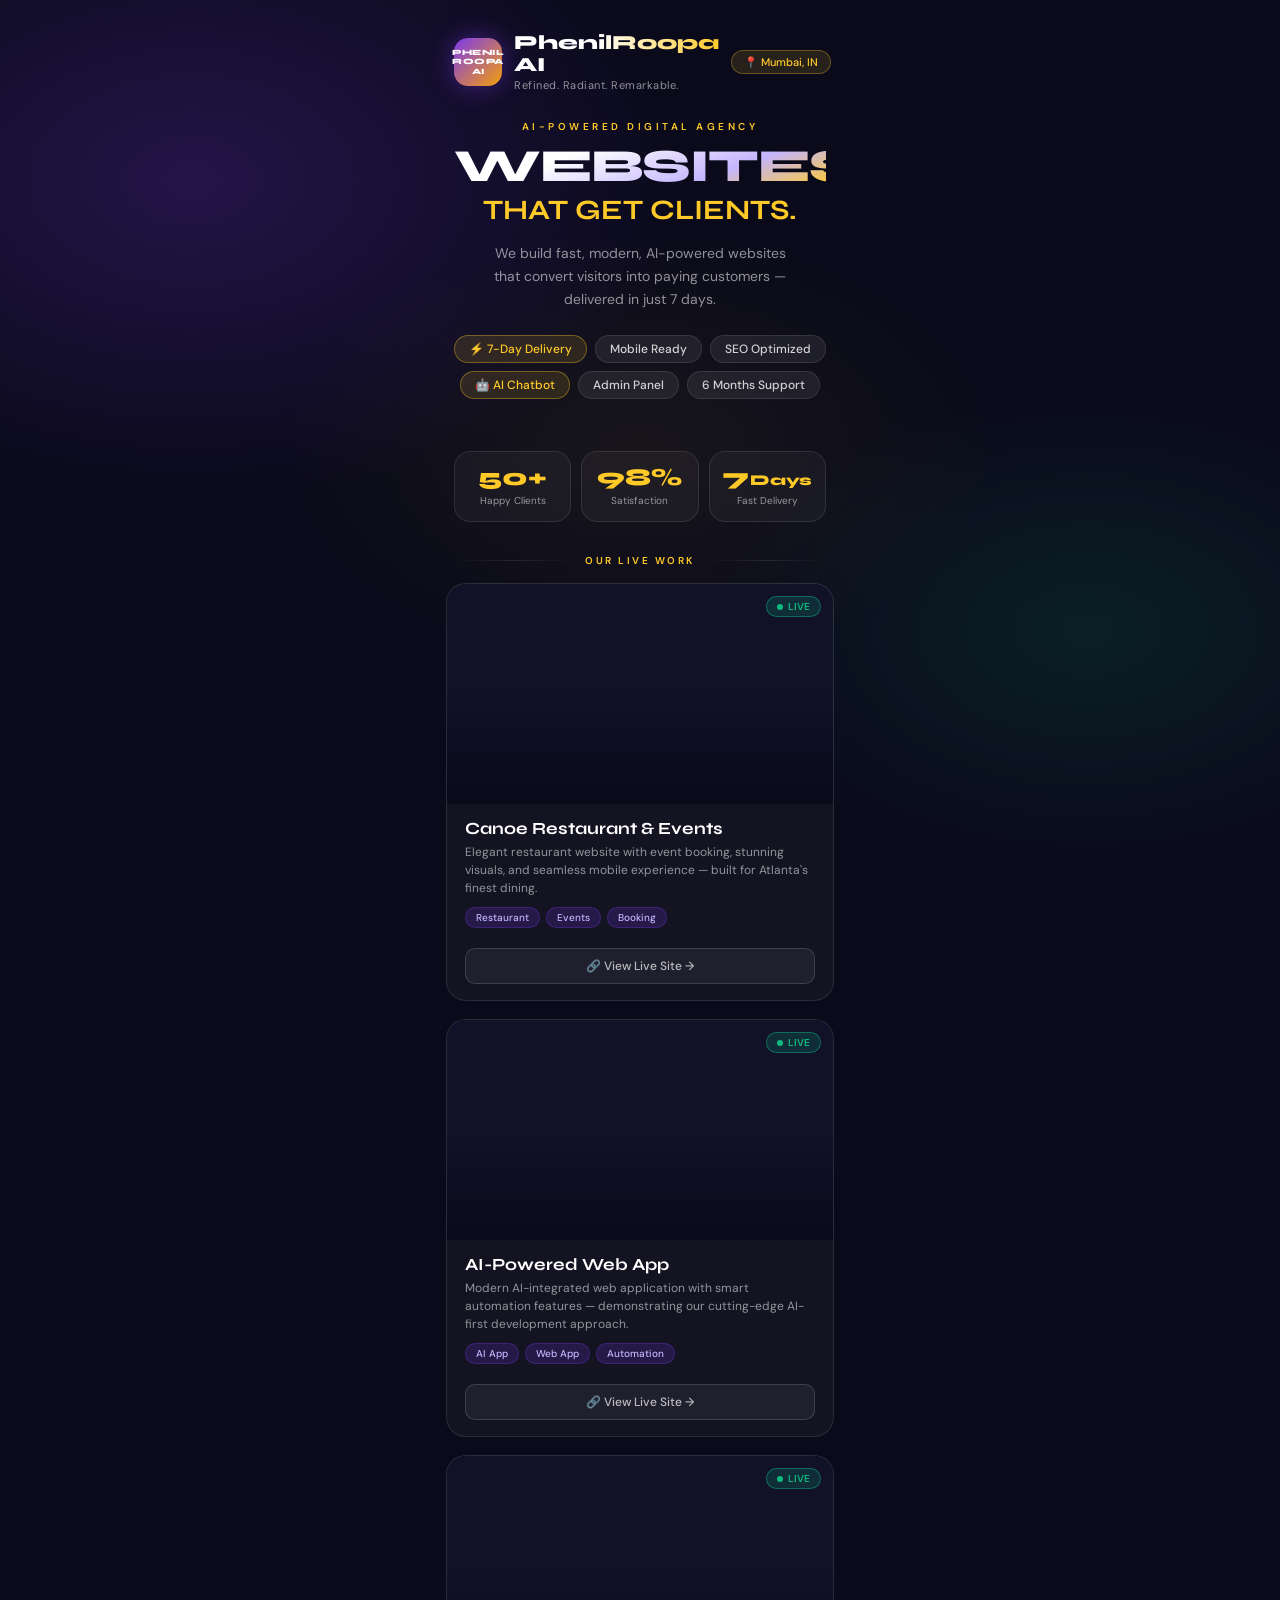
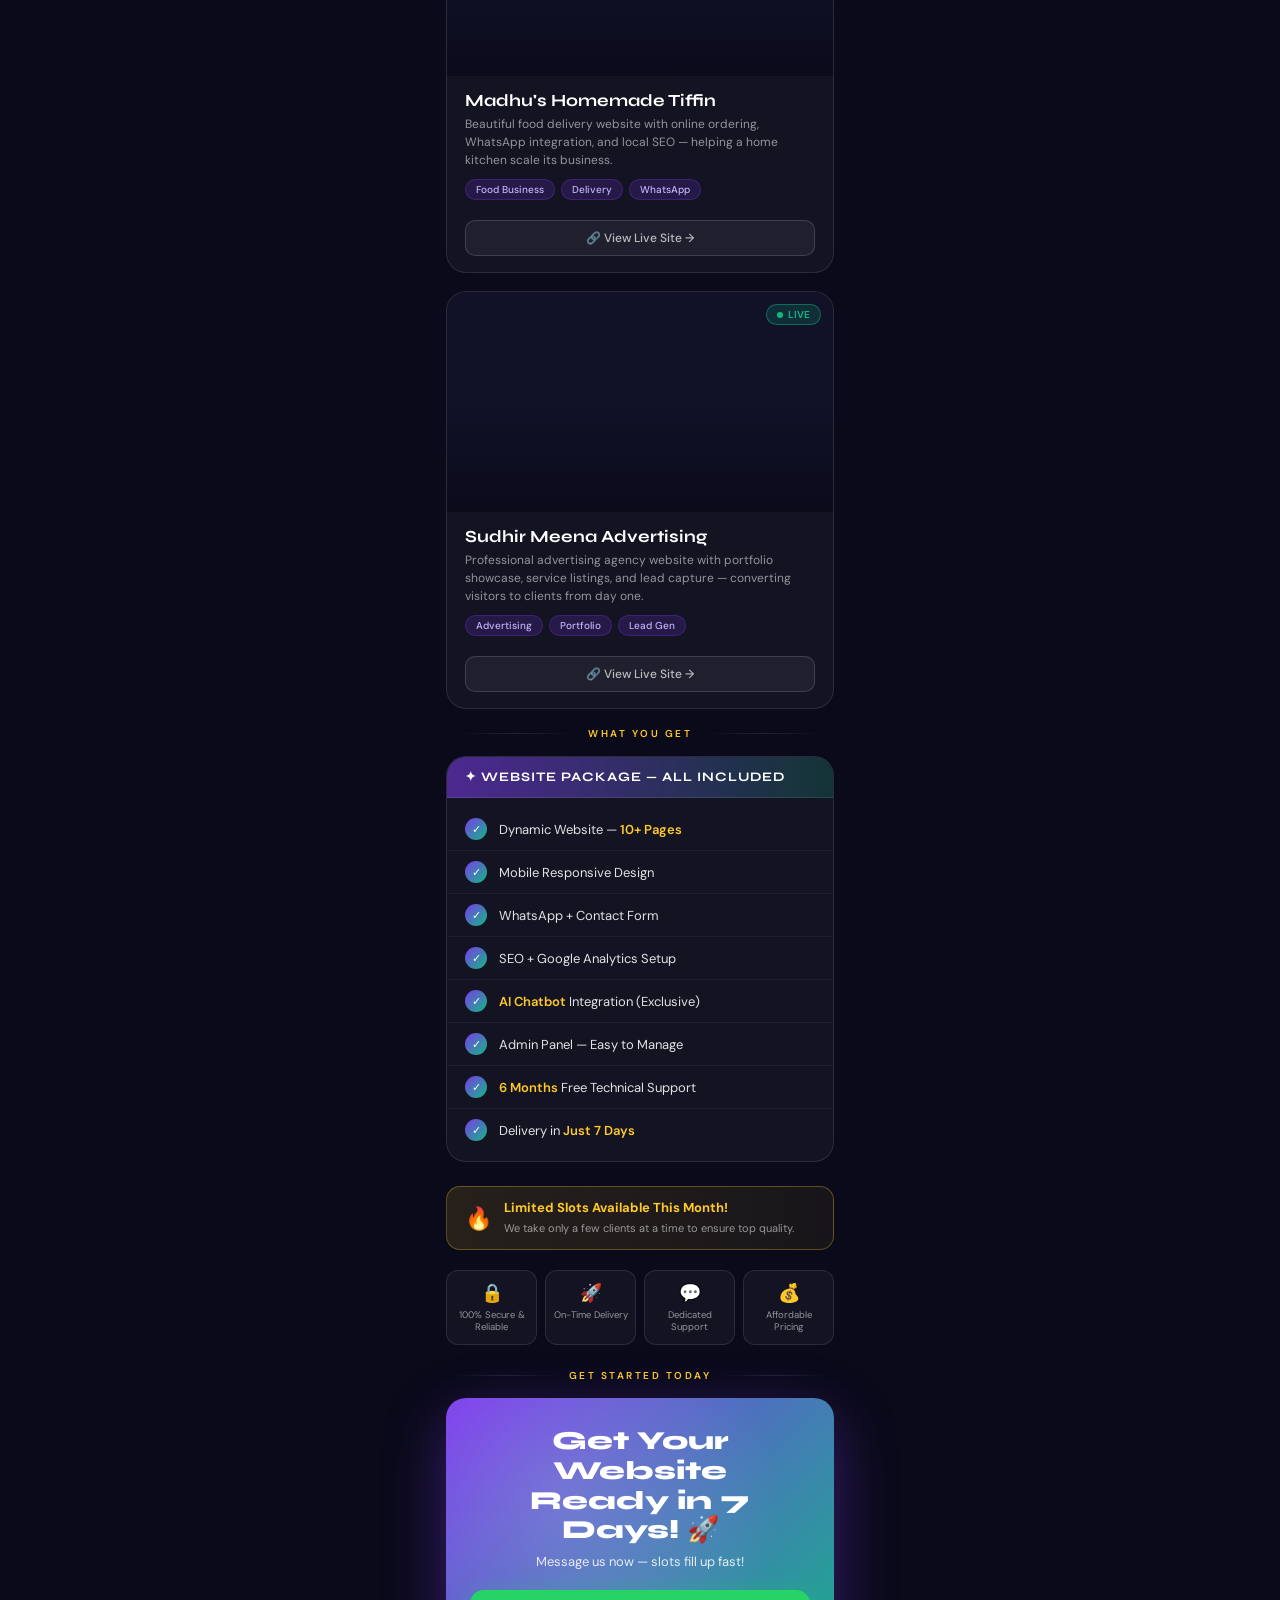
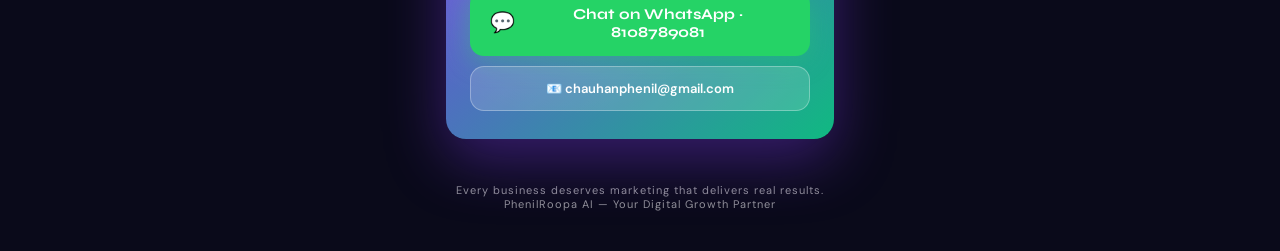
<file: phenilroopa_banner.html>
<!DOCTYPE html>
<html lang="en">
<head>
<meta charset="UTF-8">
<meta name="viewport" content="width=device-width, initial-scale=1.0">
<title>PhenilRoopa AI – Advertising Banner</title>
<link href="https://fonts.googleapis.com/css2?family=Syne:wght@400;700;800&family=DM+Sans:wght@300;400;500;600&display=swap" rel="stylesheet">
<style>
  *, *::before, *::after { box-sizing: border-box; margin: 0; padding: 0; }

  :root {
    --gold: #FFCA28;
    --gold-dark: #F59E0B;
    --gold-glow: rgba(255, 202, 40, 0.18);
    --purple: #7C3AED;
    --purple-mid: #6D28D9;
    --purple-dark: #4C1D95;
    --green: #10B981;
    --navy: #0A0A1A;
    --navy2: #10102A;
    --card: rgba(255,255,255,0.04);
    --border: rgba(255,255,255,0.10);
    --white: #FFFFFF;
    --muted: rgba(255,255,255,0.55);
    --font-display: 'Syne', sans-serif;
    --font-body: 'DM Sans', sans-serif;
  }

  html { scroll-behavior: smooth; }

  body {
    background: var(--navy);
    color: var(--white);
    font-family: var(--font-body);
    min-height: 100vh;
    overflow-x: hidden;
  }

  /* ── BG MESH ── */
  .bg-mesh {
    position: fixed; inset: 0; z-index: 0; pointer-events: none;
    background:
      radial-gradient(ellipse 60% 55% at 15% 20%, rgba(124,58,237,0.22) 0%, transparent 65%),
      radial-gradient(ellipse 50% 45% at 85% 70%, rgba(16,185,129,0.12) 0%, transparent 60%),
      radial-gradient(ellipse 40% 35% at 50% 50%, rgba(255,202,40,0.06) 0%, transparent 70%),
      #0A0A1A;
  }

  /* ── WRAPPER ── */
  .page {
    position: relative; z-index: 1;
    max-width: 420px;
    margin: 0 auto;
    padding: 0 0 40px;
  }

  /* ── HERO SECTION ── */
  .hero {
    padding: 32px 24px 24px;
    text-align: center;
  }

  /* Logo bar */
  .logo-row {
    display: flex; align-items: center; gap: 12px;
    margin-bottom: 28px;
  }
  .logo-badge {
    width: 48px; height: 48px; border-radius: 14px;
    background: linear-gradient(135deg, var(--purple) 0%, var(--gold-dark) 100%);
    display: flex; align-items: center; justify-content: center;
    font-family: var(--font-display); font-size: 8px; font-weight: 800;
    color: white; text-align: center; line-height: 1.2; letter-spacing: 0.5px;
    flex-shrink: 0;
    box-shadow: 0 0 24px rgba(124,58,237,0.45);
  }
  .logo-text { text-align: left; }
  .logo-name {
    font-family: var(--font-display); font-size: 20px; font-weight: 800;
    background: linear-gradient(90deg, #fff 40%, var(--gold) 100%);
    -webkit-background-clip: text; -webkit-text-fill-color: transparent;
    background-clip: text; line-height: 1.1;
  }
  .logo-tag {
    font-size: 11px; color: var(--muted); letter-spacing: 0.5px; margin-top: 2px;
  }
  .location-badge {
    margin-left: auto;
    background: rgba(255,202,40,0.12); border: 1px solid rgba(255,202,40,0.30);
    border-radius: 20px; padding: 4px 12px;
    font-size: 11px; color: var(--gold); font-weight: 500; white-space: nowrap;
  }

  /* Hero headline */
  .eyebrow {
    font-size: 10px; letter-spacing: 3.5px; color: var(--gold);
    font-weight: 600; text-transform: uppercase; margin-bottom: 10px;
  }
  .hero-headline {
    font-family: var(--font-display); font-size: 46px; font-weight: 800;
    line-height: 1.0; letter-spacing: -1px;
    background: linear-gradient(160deg, #ffffff 30%, #c4b5fd 70%, var(--gold) 100%);
    -webkit-background-clip: text; -webkit-text-fill-color: transparent;
    background-clip: text;
    margin-bottom: 6px;
  }
  .hero-sub {
    font-family: var(--font-display); font-size: 28px; font-weight: 700;
    color: var(--gold); line-height: 1.1; margin-bottom: 16px;
  }
  .hero-desc {
    font-size: 14px; color: var(--muted); line-height: 1.65;
    max-width: 300px; margin: 0 auto 24px;
  }

  /* Feature pills row */
  .pills {
    display: flex; flex-wrap: wrap; gap: 8px;
    justify-content: center; margin-bottom: 28px;
  }
  .pill {
    background: rgba(255,255,255,0.07); border: 1px solid var(--border);
    border-radius: 20px; padding: 5px 14px;
    font-size: 12px; color: rgba(255,255,255,0.80); font-weight: 500;
  }
  .pill.accent { background: rgba(255,202,40,0.12); border-color: rgba(255,202,40,0.35); color: var(--gold); }

  /* ── STATS ROW ── */
  .stats {
    display: grid; grid-template-columns: 1fr 1fr 1fr;
    gap: 10px; padding: 0 24px; margin-bottom: 32px;
  }
  .stat-card {
    background: var(--card); border: 1px solid var(--border);
    border-radius: 16px; padding: 14px 10px; text-align: center;
  }
  .stat-num {
    font-family: var(--font-display); font-size: 24px; font-weight: 800;
    color: var(--gold); line-height: 1;
  }
  .stat-label { font-size: 10px; color: var(--muted); margin-top: 4px; }

  /* ── SECTION LABEL ── */
  .section-label {
    display: flex; align-items: center; gap: 10px;
    padding: 0 24px; margin-bottom: 16px;
  }
  .section-label::before, .section-label::after {
    content: ''; flex: 1; height: 1px;
    background: linear-gradient(90deg, transparent, var(--border), transparent);
  }
  .section-label span {
    font-size: 10px; letter-spacing: 2.5px; color: var(--gold);
    font-weight: 600; text-transform: uppercase; white-space: nowrap;
  }

  /* ── WEBSITE SHOWCASE ── */
  .showcase { padding: 0 16px; margin-bottom: 10px; }

  .site-card {
    background: rgba(255,255,255,0.04);
    border: 1px solid rgba(255,255,255,0.10);
    border-radius: 20px;
    overflow: hidden;
    margin-bottom: 18px;
    transition: border-color 0.25s;
    position: relative;
  }
  .site-card:hover { border-color: rgba(255,202,40,0.40); }

  .site-preview {
    position: relative;
    width: 100%; height: 220px;
    overflow: hidden;
    background: #111128;
    cursor: pointer;
  }
  .site-preview iframe {
    width: 375px; height: 667px;
    border: none;
    transform: scale(0.52) translateX(-50%) translateY(-50%);
    transform-origin: 0 0;
    position: absolute;
    top: 50%; left: 50%;
    pointer-events: none;
  }
  .site-preview-overlay {
    position: absolute; inset: 0;
    background: linear-gradient(180deg, transparent 50%, rgba(10,10,26,0.90) 100%);
    display: flex; align-items: flex-end; padding: 14px;
    z-index: 2;
  }
  .live-badge {
    position: absolute; top: 12px; right: 12px; z-index: 3;
    background: rgba(16,185,129,0.18); border: 1px solid rgba(16,185,129,0.45);
    border-radius: 20px; padding: 3px 10px;
    font-size: 10px; color: #10B981; font-weight: 600;
    display: flex; align-items: center; gap: 5px;
  }
  .live-dot { width: 6px; height: 6px; border-radius: 50%; background: #10B981; animation: pulse 1.5s ease-in-out infinite; }
  @keyframes pulse { 0%,100%{opacity:1} 50%{opacity:0.4} }

  .site-info { padding: 14px 18px 16px; }
  .site-name { font-family: var(--font-display); font-size: 17px; font-weight: 700; margin-bottom: 4px; }
  .site-desc { font-size: 12px; color: var(--muted); line-height: 1.5; margin-bottom: 10px; }
  .site-tags { display: flex; gap: 6px; flex-wrap: wrap; }
  .site-tag {
    font-size: 10px; padding: 3px 10px; border-radius: 20px;
    background: rgba(124,58,237,0.18); border: 1px solid rgba(124,58,237,0.30);
    color: #c4b5fd; font-weight: 500;
  }
  .visit-btn {
    display: block; text-align: center;
    margin: 4px 18px 16px;
    padding: 9px 18px;
    background: rgba(255,255,255,0.05); border: 1px solid rgba(255,255,255,0.15);
    border-radius: 10px; font-size: 12px; color: rgba(255,255,255,0.70);
    text-decoration: none; font-weight: 500;
    transition: all 0.2s;
  }
  .visit-btn:hover { background: rgba(255,202,40,0.10); border-color: var(--gold); color: var(--gold); }

  /* ── INCLUDED SECTION ── */
  .included { padding: 0 16px; margin-bottom: 24px; }
  .included-card {
    background: rgba(255,255,255,0.04); border: 1px solid var(--border);
    border-radius: 20px; overflow: hidden;
  }
  .included-header {
    background: linear-gradient(90deg, rgba(124,58,237,0.55), rgba(16,185,129,0.20));
    padding: 12px 18px;
    font-family: var(--font-display); font-size: 13px; font-weight: 700;
    letter-spacing: 1px; text-transform: uppercase; color: white;
    border-bottom: 1px solid rgba(255,255,255,0.10);
  }
  .included-list { padding: 10px 0; }
  .included-item {
    display: flex; align-items: center; gap: 12px;
    padding: 10px 18px; border-bottom: 1px solid rgba(255,255,255,0.05);
  }
  .included-item:last-child { border-bottom: none; }
  .check-icon {
    width: 22px; height: 22px; border-radius: 50%; flex-shrink: 0;
    background: linear-gradient(135deg, var(--purple), var(--green));
    display: flex; align-items: center; justify-content: center;
    font-size: 11px;
  }
  .included-text { font-size: 13px; color: rgba(255,255,255,0.88); }
  .included-text span { color: var(--gold); font-weight: 600; }

  /* ── CTA SECTION ── */
  .cta-section { padding: 0 16px; margin-bottom: 20px; }
  .cta-main {
    background: linear-gradient(135deg, #7C3AED 0%, #10B981 100%);
    border-radius: 20px; padding: 28px 24px; text-align: center;
    position: relative; overflow: hidden;
    box-shadow: 0 20px 60px rgba(124,58,237,0.40);
  }
  .cta-main::before {
    content: ''; position: absolute; inset: 0;
    background: radial-gradient(circle at 30% 30%, rgba(255,255,255,0.15) 0%, transparent 60%);
  }
  .cta-tagline {
    font-family: var(--font-display); font-size: 26px; font-weight: 800;
    line-height: 1.15; margin-bottom: 8px; position: relative;
  }
  .cta-sub { font-size: 13px; color: rgba(255,255,255,0.85); margin-bottom: 20px; position: relative; }

  .cta-buttons { display: flex; flex-direction: column; gap: 10px; position: relative; }
  .btn-wa {
    display: flex; align-items: center; justify-content: center; gap: 10px;
    padding: 15px 20px; border-radius: 14px;
    background: #25D366; color: white; font-weight: 700;
    font-size: 15px; text-decoration: none; font-family: var(--font-display);
    box-shadow: 0 6px 24px rgba(37,211,102,0.35);
    transition: transform 0.15s;
  }
  .btn-wa:hover { transform: translateY(-2px); }
  .wa-icon { font-size: 20px; line-height: 1; }

  .btn-email {
    display: flex; align-items: center; justify-content: center; gap: 8px;
    padding: 13px 20px; border-radius: 14px;
    background: rgba(255,255,255,0.15); border: 1px solid rgba(255,255,255,0.30);
    color: white; font-weight: 600; font-size: 13px; text-decoration: none;
    transition: background 0.15s;
  }
  .btn-email:hover { background: rgba(255,255,255,0.25); }

  /* ── FOOTER ── */
  .footer {
    text-align: center; padding: 20px 24px 0;
  }
  .footer-url {
    font-family: var(--font-display); font-size: 13px; font-weight: 700;
    color: var(--gold); letter-spacing: 0.5px; margin-bottom: 4px;
  }
  .footer-tagline {
    font-size: 11px; color: var(--muted); letter-spacing: 1px;
  }

  /* ── URGENCY STRIP ── */
  .urgency-strip {
    margin: 20px 16px 0;
    background: linear-gradient(90deg, rgba(255,202,40,0.12), rgba(255,202,40,0.06));
    border: 1px solid rgba(255,202,40,0.30);
    border-radius: 14px; padding: 12px 18px;
    display: flex; align-items: center; gap: 12px;
  }
  .urgency-icon { font-size: 22px; flex-shrink: 0; }
  .urgency-text strong { display: block; font-size: 13px; color: var(--gold); font-weight: 700; }
  .urgency-text span { font-size: 11px; color: var(--muted); }

  /* ── TRUST STRIP ── */
  .trust-strip {
    display: grid; grid-template-columns: repeat(4,1fr); gap: 8px;
    padding: 0 16px; margin: 20px 0 0;
  }
  .trust-item {
    background: var(--card); border: 1px solid var(--border);
    border-radius: 12px; padding: 10px 6px; text-align: center;
  }
  .trust-icon { font-size: 18px; margin-bottom: 4px; }
  .trust-label { font-size: 9.5px; color: var(--muted); line-height: 1.3; }
</style>
</head>
<body>
<div class="bg-mesh"></div>
<div class="page">

  <!-- HERO -->
  <div class="hero">
    <div class="logo-row">
      <div class="logo-badge">PHENIL<br>ROOPA<br>AI</div>
      <div class="logo-text">
        <div class="logo-name">PhenilRoopa AI</div>
        <div class="logo-tag">Refined. Radiant. Remarkable.</div>
      </div>
      <div class="location-badge">📍 Mumbai, IN</div>
    </div>

    <div class="eyebrow">AI-Powered Digital Agency</div>
    <div class="hero-headline">WEBSITES</div>
    <div class="hero-sub">THAT GET CLIENTS.</div>
    <p class="hero-desc">We build fast, modern, AI-powered websites that convert visitors into paying customers — delivered in just 7 days.</p>

    <div class="pills">
      <div class="pill accent">⚡ 7-Day Delivery</div>
      <div class="pill">Mobile Ready</div>
      <div class="pill">SEO Optimized</div>
      <div class="pill accent">🤖 AI Chatbot</div>
      <div class="pill">Admin Panel</div>
      <div class="pill">6 Months Support</div>
    </div>
  </div>

  <!-- STATS -->
  <div class="stats">
    <div class="stat-card">
      <div class="stat-num">50+</div>
      <div class="stat-label">Happy Clients</div>
    </div>
    <div class="stat-card">
      <div class="stat-num">98%</div>
      <div class="stat-label">Satisfaction</div>
    </div>
    <div class="stat-card">
      <div class="stat-num">7<span style="font-size:15px">Days</span></div>
      <div class="stat-label">Fast Delivery</div>
    </div>
  </div>

  <!-- WEBSITE SHOWCASE -->
  <div class="section-label"><span>Our Live Work</span></div>
  <div class="showcase">

    <!-- Site 1 -->
    <div class="site-card">
      <div class="site-preview">
        <div class="live-badge"><div class="live-dot"></div> LIVE</div>
        <iframe src="https://canoeatl.netlify.app/" title="Canoe Atlanta" loading="lazy" scrolling="no" tabindex="-1"></iframe>
        <div class="site-preview-overlay"></div>
      </div>
      <div class="site-info">
        <div class="site-name">Canoe Restaurant & Events</div>
        <div class="site-desc">Elegant restaurant website with event booking, stunning visuals, and seamless mobile experience — built for Atlanta's finest dining.</div>
        <div class="site-tags">
          <span class="site-tag">Restaurant</span>
          <span class="site-tag">Events</span>
          <span class="site-tag">Booking</span>
        </div>
      </div>
      <a href="https://canoeatl.netlify.app/" class="visit-btn" target="_blank" rel="noopener">🔗 View Live Site →</a>
    </div>

    <!-- Site 2 -->
    <div class="site-card">
      <div class="site-preview">
        <div class="live-badge"><div class="live-dot"></div> LIVE</div>
        <iframe src="https://capable-cobbler-51e16b.netlify.app/" title="AI Studio App" loading="lazy" scrolling="no" tabindex="-1"></iframe>
        <div class="site-preview-overlay"></div>
      </div>
      <div class="site-info">
        <div class="site-name">AI-Powered Web App</div>
        <div class="site-desc">Modern AI-integrated web application with smart automation features — demonstrating our cutting-edge AI-first development approach.</div>
        <div class="site-tags">
          <span class="site-tag">AI App</span>
          <span class="site-tag">Web App</span>
          <span class="site-tag">Automation</span>
        </div>
      </div>
      <a href="https://capable-cobbler-51e16b.netlify.app/" class="visit-btn" target="_blank" rel="noopener">🔗 View Live Site →</a>
    </div>

    <!-- Site 3 -->
    <div class="site-card">
      <div class="site-preview">
        <div class="live-badge"><div class="live-dot"></div> LIVE</div>
        <iframe src="https://madhushomemadetiffine.netlify.app/" title="Madhu's Tiffin" loading="lazy" scrolling="no" tabindex="-1"></iframe>
        <div class="site-preview-overlay"></div>
      </div>
      <div class="site-info">
        <div class="site-name">Madhu's Homemade Tiffin</div>
        <div class="site-desc">Beautiful food delivery website with online ordering, WhatsApp integration, and local SEO — helping a home kitchen scale its business.</div>
        <div class="site-tags">
          <span class="site-tag">Food Business</span>
          <span class="site-tag">Delivery</span>
          <span class="site-tag">WhatsApp</span>
        </div>
      </div>
      <a href="https://madhushomemadetiffine.netlify.app/" class="visit-btn" target="_blank" rel="noopener">🔗 View Live Site →</a>
    </div>

    <!-- Site 4 -->
    <div class="site-card">
      <div class="site-preview">
        <div class="live-badge"><div class="live-dot"></div> LIVE</div>
        <iframe src="https://sudhirmeenaadvertising.netlify.app/" title="Sudhir Meena Advertising" loading="lazy" scrolling="no" tabindex="-1"></iframe>
        <div class="site-preview-overlay"></div>
      </div>
      <div class="site-info">
        <div class="site-name">Sudhir Meena Advertising</div>
        <div class="site-desc">Professional advertising agency website with portfolio showcase, service listings, and lead capture — converting visitors to clients from day one.</div>
        <div class="site-tags">
          <span class="site-tag">Advertising</span>
          <span class="site-tag">Portfolio</span>
          <span class="site-tag">Lead Gen</span>
        </div>
      </div>
      <a href="https://sudhirmeenaadvertising.netlify.app/" class="visit-btn" target="_blank" rel="noopener">🔗 View Live Site →</a>
    </div>

  </div>

  <!-- WHAT'S INCLUDED -->
  <div class="section-label"><span>What You Get</span></div>
  <div class="included">
    <div class="included-card">
      <div class="included-header">✦ Website Package — All Included</div>
      <div class="included-list">
        <div class="included-item">
          <div class="check-icon">✓</div>
          <div class="included-text">Dynamic Website — <span>10+ Pages</span></div>
        </div>
        <div class="included-item">
          <div class="check-icon">✓</div>
          <div class="included-text">Mobile Responsive Design</div>
        </div>
        <div class="included-item">
          <div class="check-icon">✓</div>
          <div class="included-text">WhatsApp + Contact Form</div>
        </div>
        <div class="included-item">
          <div class="check-icon">✓</div>
          <div class="included-text">SEO + Google Analytics Setup</div>
        </div>
        <div class="included-item">
          <div class="check-icon">✓</div>
          <div class="included-text"><span>AI Chatbot</span> Integration (Exclusive)</div>
        </div>
        <div class="included-item">
          <div class="check-icon">✓</div>
          <div class="included-text">Admin Panel — Easy to Manage</div>
        </div>
        <div class="included-item">
          <div class="check-icon">✓</div>
          <div class="included-text"><span>6 Months</span> Free Technical Support</div>
        </div>
        <div class="included-item">
          <div class="check-icon">✓</div>
          <div class="included-text">Delivery in <span>Just 7 Days</span></div>
        </div>
      </div>
    </div>
  </div>

  <!-- URGENCY STRIP -->
  <div class="urgency-strip">
    <div class="urgency-icon">🔥</div>
    <div class="urgency-text">
      <strong>Limited Slots Available This Month!</strong>
      <span>We take only a few clients at a time to ensure top quality.</span>
    </div>
  </div>

  <!-- TRUST STRIP -->
  <div class="trust-strip">
    <div class="trust-item">
      <div class="trust-icon">🔒</div>
      <div class="trust-label">100% Secure &amp; Reliable</div>
    </div>
    <div class="trust-item">
      <div class="trust-icon">🚀</div>
      <div class="trust-label">On-Time Delivery</div>
    </div>
    <div class="trust-item">
      <div class="trust-icon">💬</div>
      <div class="trust-label">Dedicated Support</div>
    </div>
    <div class="trust-item">
      <div class="trust-icon">💰</div>
      <div class="trust-label">Affordable Pricing</div>
    </div>
  </div>

  <!-- CTA SECTION -->
  <div class="section-label" style="margin-top:24px"><span>Get Started Today</span></div>
  <div class="cta-section">
    <div class="cta-main">
      <div class="cta-tagline">Get Your Website<br>Ready in 7 Days! 🚀</div>
      <div class="cta-sub">Message us now — slots fill up fast!</div>
      <div class="cta-buttons">
        <a class="btn-wa" href="https://wa.me/918108789081?text=Hi%20PhenilRoopa%20AI!%20I%20want%20a%20website%20for%20my%20business." target="_blank" rel="noopener">
          <span class="wa-icon">💬</span> Chat on WhatsApp · 8108789081
        </a>
        <a class="btn-email" href="mailto:chauhanphenil@gmail.com?subject=Website%20Enquiry%20-%20PhenilRoopa%20AI">
          📧 chauhanphenil@gmail.com
        </a>
      </div>
    </div>
  </div>

  <!-- FOOTER -->
  <div class="footer">
    <div class="footer-url"></div>
    <div class="footer-tagline">Every business deserves marketing that delivers real results.<br>PhenilRoopa AI — Your Digital Growth Partner</div>
  </div>

</div>
</body>
</html>
</file>
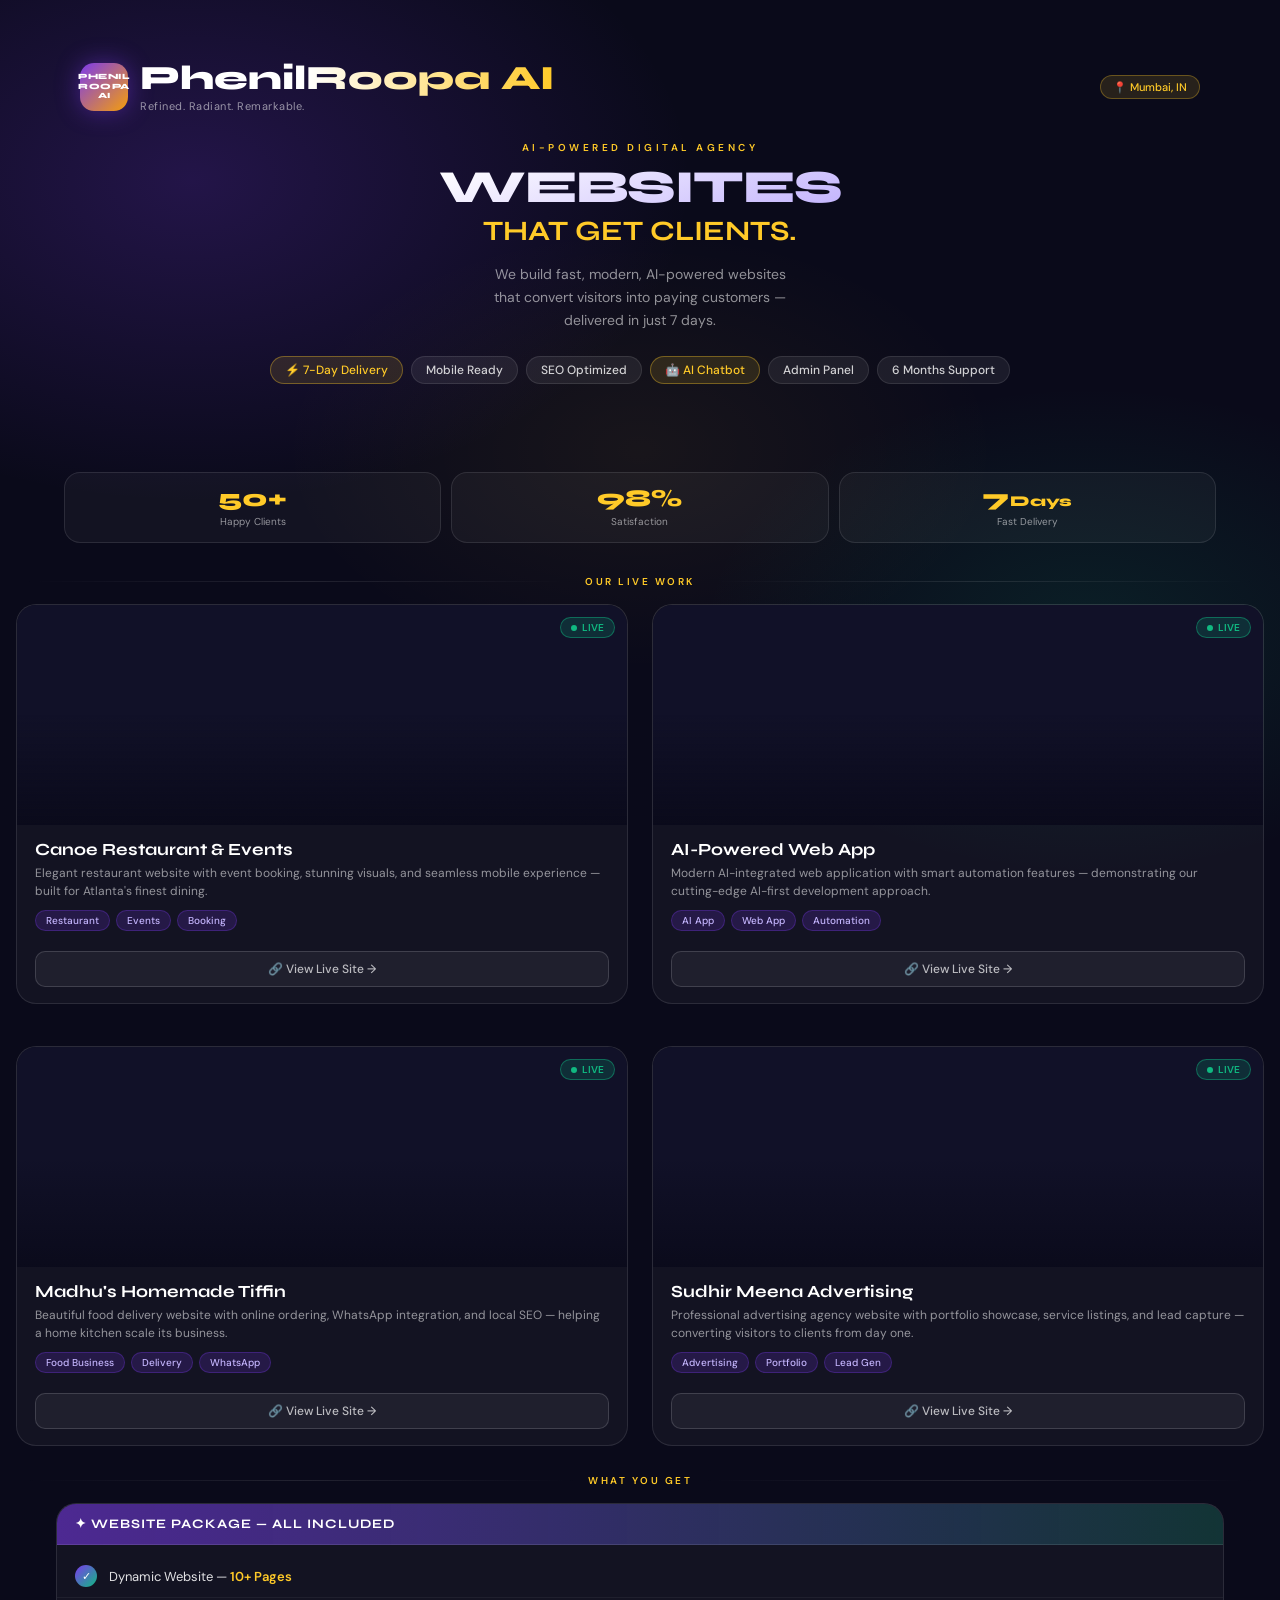
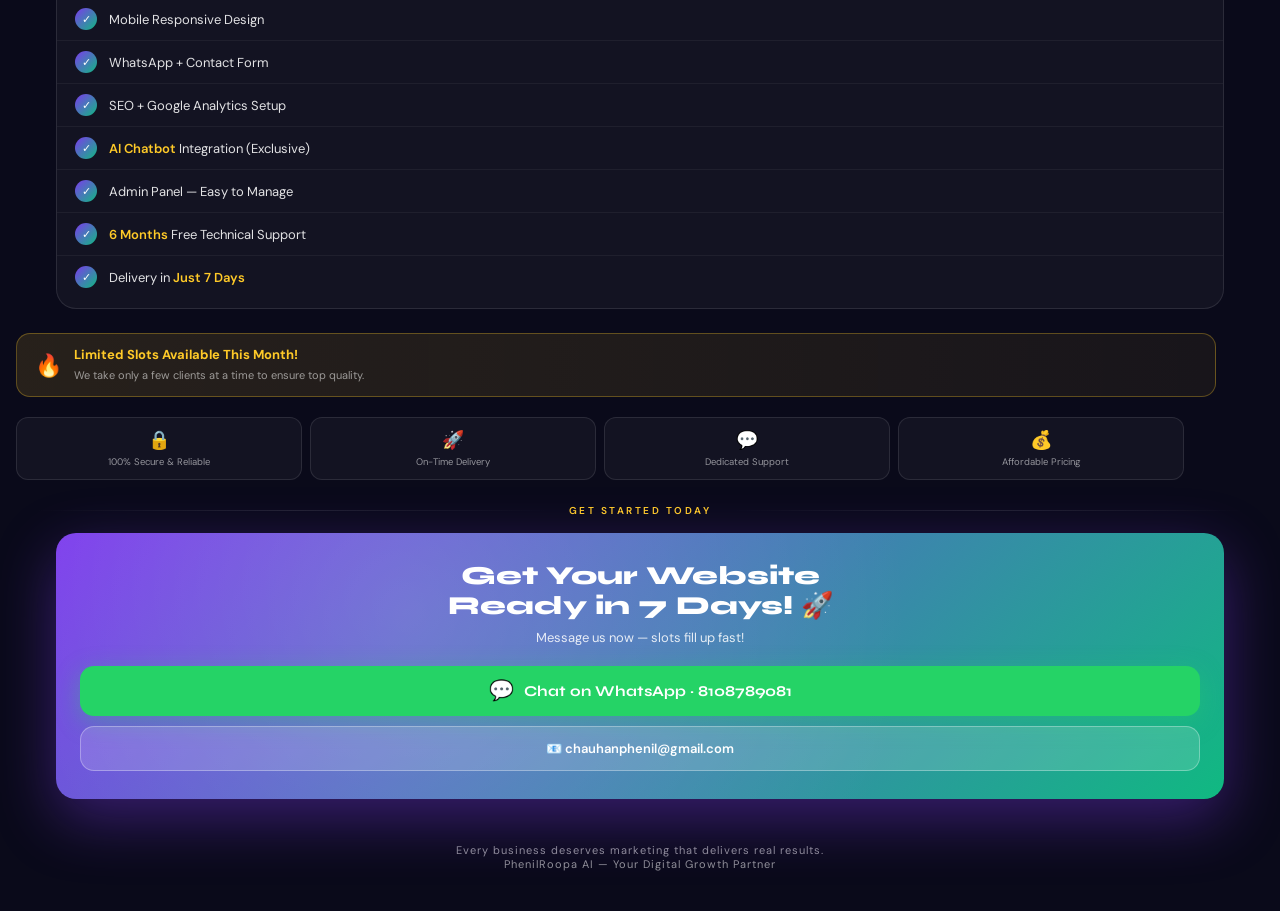
<file: target_site.html>
<!DOCTYPE html>
<html lang="en">
<head>
<meta charset="UTF-8">
<meta name="viewport" content="width=device-width, initial-scale=1.0">
<title>PhenilRoopa AI – Advertising Banner</title>
<link href="https://fonts.googleapis.com/css2?family=Syne:wght@400;700;800&family=DM+Sans:wght@300;400;500;600&display=swap" rel="stylesheet">
<style>
  *, *::before, *::after { box-sizing: border-box; margin: 0; padding: 0; }

  :root {
    --gold: #FFCA28;
    --gold-dark: #F59E0B;
    --gold-glow: rgba(255, 202, 40, 0.18);
    --purple: #7C3AED;
    --purple-mid: #6D28D9;
    --purple-dark: #4C1D95;
    --green: #10B981;
    --navy: #0A0A1A;
    --navy2: #10102A;
    --card: rgba(255,255,255,0.04);
    --border: rgba(255,255,255,0.10);
    --white: #FFFFFF;
    --muted: rgba(255,255,255,0.55);
    --font-display: 'Syne', sans-serif;
    --font-body: 'DM Sans', sans-serif;
  }

  html { scroll-behavior: smooth; }

  body {
    background: var(--navy);
    color: var(--white);
    font-family: var(--font-body);
    min-height: 100vh;
    overflow-x: hidden;
  }

  /* ── BG MESH ── */
  .bg-mesh {
    position: fixed; inset: 0; z-index: 0; pointer-events: none;
    background:
      radial-gradient(ellipse 60% 55% at 15% 20%, rgba(124,58,237,0.22) 0%, transparent 65%),
      radial-gradient(ellipse 50% 45% at 85% 70%, rgba(16,185,129,0.12) 0%, transparent 60%),
      radial-gradient(ellipse 40% 35% at 50% 50%, rgba(255,202,40,0.06) 0%, transparent 70%),
      #0A0A1A;
  }

  /* ── WRAPPER ── */
  .page {
    position: relative;
    z-index: 1;
    width:100%;
    max-width:1400px;
    margin:0 auto;
    padding:0 0 40px;
}

  /* ── HERO SECTION ── */
  .hero {
    padding: 32px 24px 24px;
    text-align: center;
  }

  /* Logo bar */
  .logo-row {
    display: flex; align-items: center; gap: 12px;
    margin-bottom: 28px;
  }
  .logo-badge {
    width: 48px; height: 48px; border-radius: 14px;
    background: linear-gradient(135deg, var(--purple) 0%, var(--gold-dark) 100%);
    display: flex; align-items: center; justify-content: center;
    font-family: var(--font-display); font-size: 8px; font-weight: 800;
    color: white; text-align: center; line-height: 1.2; letter-spacing: 0.5px;
    flex-shrink: 0;
    box-shadow: 0 0 24px rgba(124,58,237,0.45);
  }
  .logo-text { text-align: left; }
  .logo-name {
    font-family: var(--font-display); font-size: 20px; font-weight: 800;
    background: linear-gradient(90deg, #fff 40%, var(--gold) 100%);
    -webkit-background-clip: text; -webkit-text-fill-color: transparent;
    background-clip: text; line-height: 1.1;
  }
  .logo-tag {
    font-size: 11px; color: var(--muted); letter-spacing: 0.5px; margin-top: 2px;
  }
  .location-badge {
    margin-left: auto;
    background: rgba(255,202,40,0.12); border: 1px solid rgba(255,202,40,0.30);
    border-radius: 20px; padding: 4px 12px;
    font-size: 11px; color: var(--gold); font-weight: 500; white-space: nowrap;
  }

 /* =========================
   RESPONSIVE FIXES ONLY
   ========================= */

.page{
    width:100%;
    max-width:1400px;
    margin:auto;
}

/* Desktop */
@media (min-width:1024px){

    .hero{
        max-width:1200px;
        margin:auto;
        padding:60px 40px;
    }

    .hero-headline{
        font-size:90px;
    }

    .hero-sub{
        font-size:48px;
    }

    .hero-desc{
        max-width:700px;
        font-size:18px;
    }

    .logo-name{
        font-size:34px;
    }

    .stats{
        max-width:1200px;
        margin:0 auto 40px;
    }

    .stat-card{
        padding:25px;
    }

    .stat-num{
        font-size:42px;
    }

    .showcase{
        display:grid;
        grid-template-columns:repeat(2,1fr);
        gap:24px;
        padding:0 24px;
    }

    .site-card{
        margin-bottom:0;
    }

    .site-preview{
        height:400px;
    }

    .site-preview iframe{
        width:1440px;
        height:900px;
        transform:scale(.42);
        transform-origin:top left;
    }

    .included,
    .cta-section{
        max-width:1200px;
        margin:auto;
    }

    .trust-strip{
        max-width:1200px;
        margin:20px auto;
    }

    .urgency-strip{
        max-width:1200px;
        margin:20px auto;
    }

    .cta-buttons{
        flex-direction:row;
        justify-content:center;
    }
}

/* Tablet */
@media (max-width:1023px){

    .showcase{
        display:grid;
        grid-template-columns:repeat(2,1fr);
        gap:20px;
        padding:0 20px;
    }

    .site-card{
        margin-bottom:0;
    }

    .site-preview{
        height:260px;
    }
}

/* Mobile */
@media (max-width:768px){

    .page{
        max-width:100%;
    }

    .logo-row{
        flex-direction:column;
        text-align:center;
    }

    .logo-text{
        text-align:center;
    }

    .location-badge{
        margin-left:0;
    }

    .hero-headline{
        font-size:46px;
    }

    .hero-sub{
        font-size:28px;
    }

    .showcase{
        display:block;
        padding:0 16px;
    }

    .site-card{
        margin-bottom:18px;
    }

    .stats{
        grid-template-columns:1fr;
    }

    .trust-strip{
        grid-template-columns:repeat(2,1fr);
    }

    .cta-buttons{
        flex-direction:column;
    }
}

/* Small Mobile */
@media (max-width:480px){

    .hero{
        padding:25px 15px;
    }

    .hero-headline{
        font-size:34px;
    }

    .hero-sub{
        font-size:22px;
    }

    .logo-name{
        font-size:18px;
    }

    .trust-strip{
        grid-template-columns:1fr;
    }

    .site-preview{
        height:200px;
    }

    .cta-tagline{
        font-size:22px;
    }
}
 
  /* Hero headline */
  .eyebrow {
    font-size: 10px; letter-spacing: 3.5px; color: var(--gold);
    font-weight: 600; text-transform: uppercase; margin-bottom: 10px;
  }
  .hero-headline {
    font-family: var(--font-display); font-size: 46px; font-weight: 800;
    line-height: 1.0; letter-spacing: -1px;
    background: linear-gradient(160deg, #ffffff 30%, #c4b5fd 70%, var(--gold) 100%);
    -webkit-background-clip: text; -webkit-text-fill-color: transparent;
    background-clip: text;
    margin-bottom: 6px;
  }
  .hero-sub {
    font-family: var(--font-display); font-size: 28px; font-weight: 700;
    color: var(--gold); line-height: 1.1; margin-bottom: 16px;
  }
  .hero-desc {
    font-size: 14px; color: var(--muted); line-height: 1.65;
    max-width: 300px; margin: 0 auto 24px;
  }

  /* Feature pills row */
  .pills {
    display: flex; flex-wrap: wrap; gap: 8px;
    justify-content: center; margin-bottom: 28px;
  }
  .pill {
    background: rgba(255,255,255,0.07); border: 1px solid var(--border);
    border-radius: 20px; padding: 5px 14px;
    font-size: 12px; color: rgba(255,255,255,0.80); font-weight: 500;
  }
  .pill.accent { background: rgba(255,202,40,0.12); border-color: rgba(255,202,40,0.35); color: var(--gold); }

  /* ── STATS ROW ── */
  .stats {
    display: grid; grid-template-columns: 1fr 1fr 1fr;
    gap: 10px; padding: 0 24px; margin-bottom: 32px;
  }
  .stat-card {
    background: var(--card); border: 1px solid var(--border);
    border-radius: 16px; padding: 14px 10px; text-align: center;
  }
  .stat-num {
    font-family: var(--font-display); font-size: 24px; font-weight: 800;
    color: var(--gold); line-height: 1;
  }
  .stat-label { font-size: 10px; color: var(--muted); margin-top: 4px; }

  /* ── SECTION LABEL ── */
  .section-label {
    display: flex; align-items: center; gap: 10px;
    padding: 0 24px; margin-bottom: 16px;
  }
  .section-label::before, .section-label::after {
    content: ''; flex: 1; height: 1px;
    background: linear-gradient(90deg, transparent, var(--border), transparent);
  }
  .section-label span {
    font-size: 10px; letter-spacing: 2.5px; color: var(--gold);
    font-weight: 600; text-transform: uppercase; white-space: nowrap;
  }

  /* ── WEBSITE SHOWCASE ── */
  .showcase { padding: 0 16px; margin-bottom: 10px; }

  .site-card {
    background: rgba(255,255,255,0.04);
    border: 1px solid rgba(255,255,255,0.10);
    border-radius: 20px;
    overflow: hidden;
    margin-bottom: 18px;
    transition: border-color 0.25s;
    position: relative;
  }
  .site-card:hover { border-color: rgba(255,202,40,0.40); }

  .site-preview {
    position: relative;
    width: 100%; height: 220px;
    overflow: hidden;
    background: #111128;
    cursor: pointer;
  }
  .site-preview iframe {
    width: 375px; height: 667px;
    border: none;
    transform: scale(0.52) translateX(-50%) translateY(-50%);
    transform-origin: 0 0;
    position: absolute;
    top: 50%; left: 50%;
    pointer-events: none;
  }
  .site-preview-overlay {
    position: absolute; inset: 0;
    background: linear-gradient(180deg, transparent 50%, rgba(10,10,26,0.90) 100%);
    display: flex; align-items: flex-end; padding: 14px;
    z-index: 2;
  }
  .live-badge {
    position: absolute; top: 12px; right: 12px; z-index: 3;
    background: rgba(16,185,129,0.18); border: 1px solid rgba(16,185,129,0.45);
    border-radius: 20px; padding: 3px 10px;
    font-size: 10px; color: #10B981; font-weight: 600;
    display: flex; align-items: center; gap: 5px;
  }
  .live-dot { width: 6px; height: 6px; border-radius: 50%; background: #10B981; animation: pulse 1.5s ease-in-out infinite; }
  @keyframes pulse { 0%,100%{opacity:1} 50%{opacity:0.4} }

  .site-info { padding: 14px 18px 16px; }
  .site-name { font-family: var(--font-display); font-size: 17px; font-weight: 700; margin-bottom: 4px; }
  .site-desc { font-size: 12px; color: var(--muted); line-height: 1.5; margin-bottom: 10px; }
  .site-tags { display: flex; gap: 6px; flex-wrap: wrap; }
  .site-tag {
    font-size: 10px; padding: 3px 10px; border-radius: 20px;
    background: rgba(124,58,237,0.18); border: 1px solid rgba(124,58,237,0.30);
    color: #c4b5fd; font-weight: 500;
  }
  .visit-btn {
    display: block; text-align: center;
    margin: 4px 18px 16px;
    padding: 9px 18px;
    background: rgba(255,255,255,0.05); border: 1px solid rgba(255,255,255,0.15);
    border-radius: 10px; font-size: 12px; color: rgba(255,255,255,0.70);
    text-decoration: none; font-weight: 500;
    transition: all 0.2s;
  }
  .visit-btn:hover { background: rgba(255,202,40,0.10); border-color: var(--gold); color: var(--gold); }

  /* ── INCLUDED SECTION ── */
  .included { padding: 0 16px; margin-bottom: 24px; }
  .included-card {
    background: rgba(255,255,255,0.04); border: 1px solid var(--border);
    border-radius: 20px; overflow: hidden;
  }
  .included-header {
    background: linear-gradient(90deg, rgba(124,58,237,0.55), rgba(16,185,129,0.20));
    padding: 12px 18px;
    font-family: var(--font-display); font-size: 13px; font-weight: 700;
    letter-spacing: 1px; text-transform: uppercase; color: white;
    border-bottom: 1px solid rgba(255,255,255,0.10);
  }
  .included-list { padding: 10px 0; }
  .included-item {
    display: flex; align-items: center; gap: 12px;
    padding: 10px 18px; border-bottom: 1px solid rgba(255,255,255,0.05);
  }
  .included-item:last-child { border-bottom: none; }
  .check-icon {
    width: 22px; height: 22px; border-radius: 50%; flex-shrink: 0;
    background: linear-gradient(135deg, var(--purple), var(--green));
    display: flex; align-items: center; justify-content: center;
    font-size: 11px;
  }
  .included-text { font-size: 13px; color: rgba(255,255,255,0.88); }
  .included-text span { color: var(--gold); font-weight: 600; }

  /* ── CTA SECTION ── */
  .cta-section { padding: 0 16px; margin-bottom: 20px; }
  .cta-main {
    background: linear-gradient(135deg, #7C3AED 0%, #10B981 100%);
    border-radius: 20px; padding: 28px 24px; text-align: center;
    position: relative; overflow: hidden;
    box-shadow: 0 20px 60px rgba(124,58,237,0.40);
  }
  .cta-main::before {
    content: ''; position: absolute; inset: 0;
    background: radial-gradient(circle at 30% 30%, rgba(255,255,255,0.15) 0%, transparent 60%);
  }
  .cta-tagline {
    font-family: var(--font-display); font-size: 26px; font-weight: 800;
    line-height: 1.15; margin-bottom: 8px; position: relative;
  }
  .cta-sub { font-size: 13px; color: rgba(255,255,255,0.85); margin-bottom: 20px; position: relative; }

  .cta-buttons { display: flex; flex-direction: column; gap: 10px; position: relative; }
  .btn-wa {
    display: flex; align-items: center; justify-content: center; gap: 10px;
    padding: 15px 20px; border-radius: 14px;
    background: #25D366; color: white; font-weight: 700;
    font-size: 15px; text-decoration: none; font-family: var(--font-display);
    box-shadow: 0 6px 24px rgba(37,211,102,0.35);
    transition: transform 0.15s;
  }
  .btn-wa:hover { transform: translateY(-2px); }
  .wa-icon { font-size: 20px; line-height: 1; }

  .btn-email {
    display: flex; align-items: center; justify-content: center; gap: 8px;
    padding: 13px 20px; border-radius: 14px;
    background: rgba(255,255,255,0.15); border: 1px solid rgba(255,255,255,0.30);
    color: white; font-weight: 600; font-size: 13px; text-decoration: none;
    transition: background 0.15s;
  }
  .btn-email:hover { background: rgba(255,255,255,0.25); }

  /* ── FOOTER ── */
  .footer {
    text-align: center; padding: 20px 24px 0;
  }
  .footer-url {
    font-family: var(--font-display); font-size: 13px; font-weight: 700;
    color: var(--gold); letter-spacing: 0.5px; margin-bottom: 4px;
  }
  .footer-tagline {
    font-size: 11px; color: var(--muted); letter-spacing: 1px;
  }

  /* ── URGENCY STRIP ── */
  .urgency-strip {
    margin: 20px 16px 0;
    background: linear-gradient(90deg, rgba(255,202,40,0.12), rgba(255,202,40,0.06));
    border: 1px solid rgba(255,202,40,0.30);
    border-radius: 14px; padding: 12px 18px;
    display: flex; align-items: center; gap: 12px;
  }
  .urgency-icon { font-size: 22px; flex-shrink: 0; }
  .urgency-text strong { display: block; font-size: 13px; color: var(--gold); font-weight: 700; }
  .urgency-text span { font-size: 11px; color: var(--muted); }

  /* ── TRUST STRIP ── */
  .trust-strip {
    display: grid; grid-template-columns: repeat(4,1fr); gap: 8px;
    padding: 0 16px; margin: 20px 0 0;
  }
  .trust-item {
    background: var(--card); border: 1px solid var(--border);
    border-radius: 12px; padding: 10px 6px; text-align: center;
  }
  .trust-icon { font-size: 18px; margin-bottom: 4px; }
  .trust-label { font-size: 9.5px; color: var(--muted); line-height: 1.3; }
</style>
</head>
<body>
<div class="bg-mesh"></div>
<div class="page">

  <!-- HERO -->
  <div class="hero">
    <div class="logo-row">
      <div class="logo-badge">PHENIL<br>ROOPA<br>AI</div>
      <div class="logo-text">
        <div class="logo-name">PhenilRoopa AI</div>
        <div class="logo-tag">Refined. Radiant. Remarkable.</div>
      </div>
      <div class="location-badge">📍 Mumbai, IN</div>
    </div>

    <div class="eyebrow">AI-Powered Digital Agency</div>
    <div class="hero-headline">WEBSITES</div>
    <div class="hero-sub">THAT GET CLIENTS.</div>
    <p class="hero-desc">We build fast, modern, AI-powered websites that convert visitors into paying customers — delivered in just 7 days.</p>

    <div class="pills">
      <div class="pill accent">⚡ 7-Day Delivery</div>
      <div class="pill">Mobile Ready</div>
      <div class="pill">SEO Optimized</div>
      <div class="pill accent">🤖 AI Chatbot</div>
      <div class="pill">Admin Panel</div>
      <div class="pill">6 Months Support</div>
    </div>
  </div>

  <!-- STATS -->
  <div class="stats">
    <div class="stat-card">
      <div class="stat-num">50+</div>
      <div class="stat-label">Happy Clients</div>
    </div>
    <div class="stat-card">
      <div class="stat-num">98%</div>
      <div class="stat-label">Satisfaction</div>
    </div>
    <div class="stat-card">
      <div class="stat-num">7<span style="font-size:15px">Days</span></div>
      <div class="stat-label">Fast Delivery</div>
    </div>
  </div>

  <!-- WEBSITE SHOWCASE -->
  <div class="section-label"><span>Our Live Work</span></div>
  <div class="showcase">

    <!-- Site 1 -->
    <div class="site-card">
      <div class="site-preview">
        <div class="live-badge"><div class="live-dot"></div> LIVE</div>
        <iframe src="https://canoeatl.netlify.app/" title="Canoe Atlanta" loading="lazy" scrolling="no" tabindex="-1"></iframe>
        <div class="site-preview-overlay"></div>
      </div>
      <div class="site-info">
        <div class="site-name">Canoe Restaurant & Events</div>
        <div class="site-desc">Elegant restaurant website with event booking, stunning visuals, and seamless mobile experience — built for Atlanta's finest dining.</div>
        <div class="site-tags">
          <span class="site-tag">Restaurant</span>
          <span class="site-tag">Events</span>
          <span class="site-tag">Booking</span>
        </div>
      </div>
      <a href="https://canoeatl.netlify.app/" class="visit-btn" target="_blank" rel="noopener">🔗 View Live Site →</a>
    </div>

    <!-- Site 2 -->
    <div class="site-card">
      <div class="site-preview">
        <div class="live-badge"><div class="live-dot"></div> LIVE</div>
        <iframe src="https://capable-cobbler-51e16b.netlify.app/" title="AI Studio App" loading="lazy" scrolling="no" tabindex="-1"></iframe>
        <div class="site-preview-overlay"></div>
      </div>
      <div class="site-info">
        <div class="site-name">AI-Powered Web App</div>
        <div class="site-desc">Modern AI-integrated web application with smart automation features — demonstrating our cutting-edge AI-first development approach.</div>
        <div class="site-tags">
          <span class="site-tag">AI App</span>
          <span class="site-tag">Web App</span>
          <span class="site-tag">Automation</span>
        </div>
      </div>
      <a href="https://capable-cobbler-51e16b.netlify.app/" class="visit-btn" target="_blank" rel="noopener">🔗 View Live Site →</a>
    </div>

    <!-- Site 3 -->
    <div class="site-card">
      <div class="site-preview">
        <div class="live-badge"><div class="live-dot"></div> LIVE</div>
        <iframe src="https://madhushomemadetiffine.netlify.app/" title="Madhu's Tiffin" loading="lazy" scrolling="no" tabindex="-1"></iframe>
        <div class="site-preview-overlay"></div>
      </div>
      <div class="site-info">
        <div class="site-name">Madhu's Homemade Tiffin</div>
        <div class="site-desc">Beautiful food delivery website with online ordering, WhatsApp integration, and local SEO — helping a home kitchen scale its business.</div>
        <div class="site-tags">
          <span class="site-tag">Food Business</span>
          <span class="site-tag">Delivery</span>
          <span class="site-tag">WhatsApp</span>
        </div>
      </div>
      <a href="https://madhushomemadetiffine.netlify.app/" class="visit-btn" target="_blank" rel="noopener">🔗 View Live Site →</a>
    </div>

    <!-- Site 4 -->
    <div class="site-card">
      <div class="site-preview">
        <div class="live-badge"><div class="live-dot"></div> LIVE</div>
        <iframe src="https://sudhirmeenaadvertising.netlify.app/" title="Sudhir Meena Advertising" loading="lazy" scrolling="no" tabindex="-1"></iframe>
        <div class="site-preview-overlay"></div>
      </div>
      <div class="site-info">
        <div class="site-name">Sudhir Meena Advertising</div>
        <div class="site-desc">Professional advertising agency website with portfolio showcase, service listings, and lead capture — converting visitors to clients from day one.</div>
        <div class="site-tags">
          <span class="site-tag">Advertising</span>
          <span class="site-tag">Portfolio</span>
          <span class="site-tag">Lead Gen</span>
        </div>
      </div>
      <a href="https://sudhirmeenaadvertising.netlify.app/" class="visit-btn" target="_blank" rel="noopener">🔗 View Live Site →</a>
    </div>

  </div>

  <!-- WHAT'S INCLUDED -->
  <div class="section-label"><span>What You Get</span></div>
  <div class="included">
    <div class="included-card">
      <div class="included-header">✦ Website Package — All Included</div>
      <div class="included-list">
        <div class="included-item">
          <div class="check-icon">✓</div>
          <div class="included-text">Dynamic Website — <span>10+ Pages</span></div>
        </div>
        <div class="included-item">
          <div class="check-icon">✓</div>
          <div class="included-text">Mobile Responsive Design</div>
        </div>
        <div class="included-item">
          <div class="check-icon">✓</div>
          <div class="included-text">WhatsApp + Contact Form</div>
        </div>
        <div class="included-item">
          <div class="check-icon">✓</div>
          <div class="included-text">SEO + Google Analytics Setup</div>
        </div>
        <div class="included-item">
          <div class="check-icon">✓</div>
          <div class="included-text"><span>AI Chatbot</span> Integration (Exclusive)</div>
        </div>
        <div class="included-item">
          <div class="check-icon">✓</div>
          <div class="included-text">Admin Panel — Easy to Manage</div>
        </div>
        <div class="included-item">
          <div class="check-icon">✓</div>
          <div class="included-text"><span>6 Months</span> Free Technical Support</div>
        </div>
        <div class="included-item">
          <div class="check-icon">✓</div>
          <div class="included-text">Delivery in <span>Just 7 Days</span></div>
        </div>
      </div>
    </div>
  </div>

  <!-- URGENCY STRIP -->
  <div class="urgency-strip">
    <div class="urgency-icon">🔥</div>
    <div class="urgency-text">
      <strong>Limited Slots Available This Month!</strong>
      <span>We take only a few clients at a time to ensure top quality.</span>
    </div>
  </div>

  <!-- TRUST STRIP -->
  <div class="trust-strip">
    <div class="trust-item">
      <div class="trust-icon">🔒</div>
      <div class="trust-label">100% Secure &amp; Reliable</div>
    </div>
    <div class="trust-item">
      <div class="trust-icon">🚀</div>
      <div class="trust-label">On-Time Delivery</div>
    </div>
    <div class="trust-item">
      <div class="trust-icon">💬</div>
      <div class="trust-label">Dedicated Support</div>
    </div>
    <div class="trust-item">
      <div class="trust-icon">💰</div>
      <div class="trust-label">Affordable Pricing</div>
    </div>
  </div>

  <!-- CTA SECTION -->
  <div class="section-label" style="margin-top:24px"><span>Get Started Today</span></div>
  <div class="cta-section">
    <div class="cta-main">
      <div class="cta-tagline">Get Your Website<br>Ready in 7 Days! 🚀</div>
      <div class="cta-sub">Message us now — slots fill up fast!</div>
      <div class="cta-buttons">
        <a class="btn-wa" href="https://wa.me/918108789081?text=Hi%20PhenilRoopa%20AI!%20I%20want%20a%20website%20for%20my%20business." target="_blank" rel="noopener">
          <span class="wa-icon">💬</span> Chat on WhatsApp · 8108789081
        </a>
        <a class="btn-email" href="mailto:chauhanphenil@gmail.com?subject=Website%20Enquiry%20-%20PhenilRoopa%20AI">
          📧 chauhanphenil@gmail.com
        </a>
      </div>
    </div>
  </div>

  <!-- FOOTER -->
  <div class="footer">
    <div class="footer-url"></div>
    <div class="footer-tagline">Every business deserves marketing that delivers real results.<br>PhenilRoopa AI — Your Digital Growth Partner</div>
  </div>

</div>
</body>
</html>
</file>
